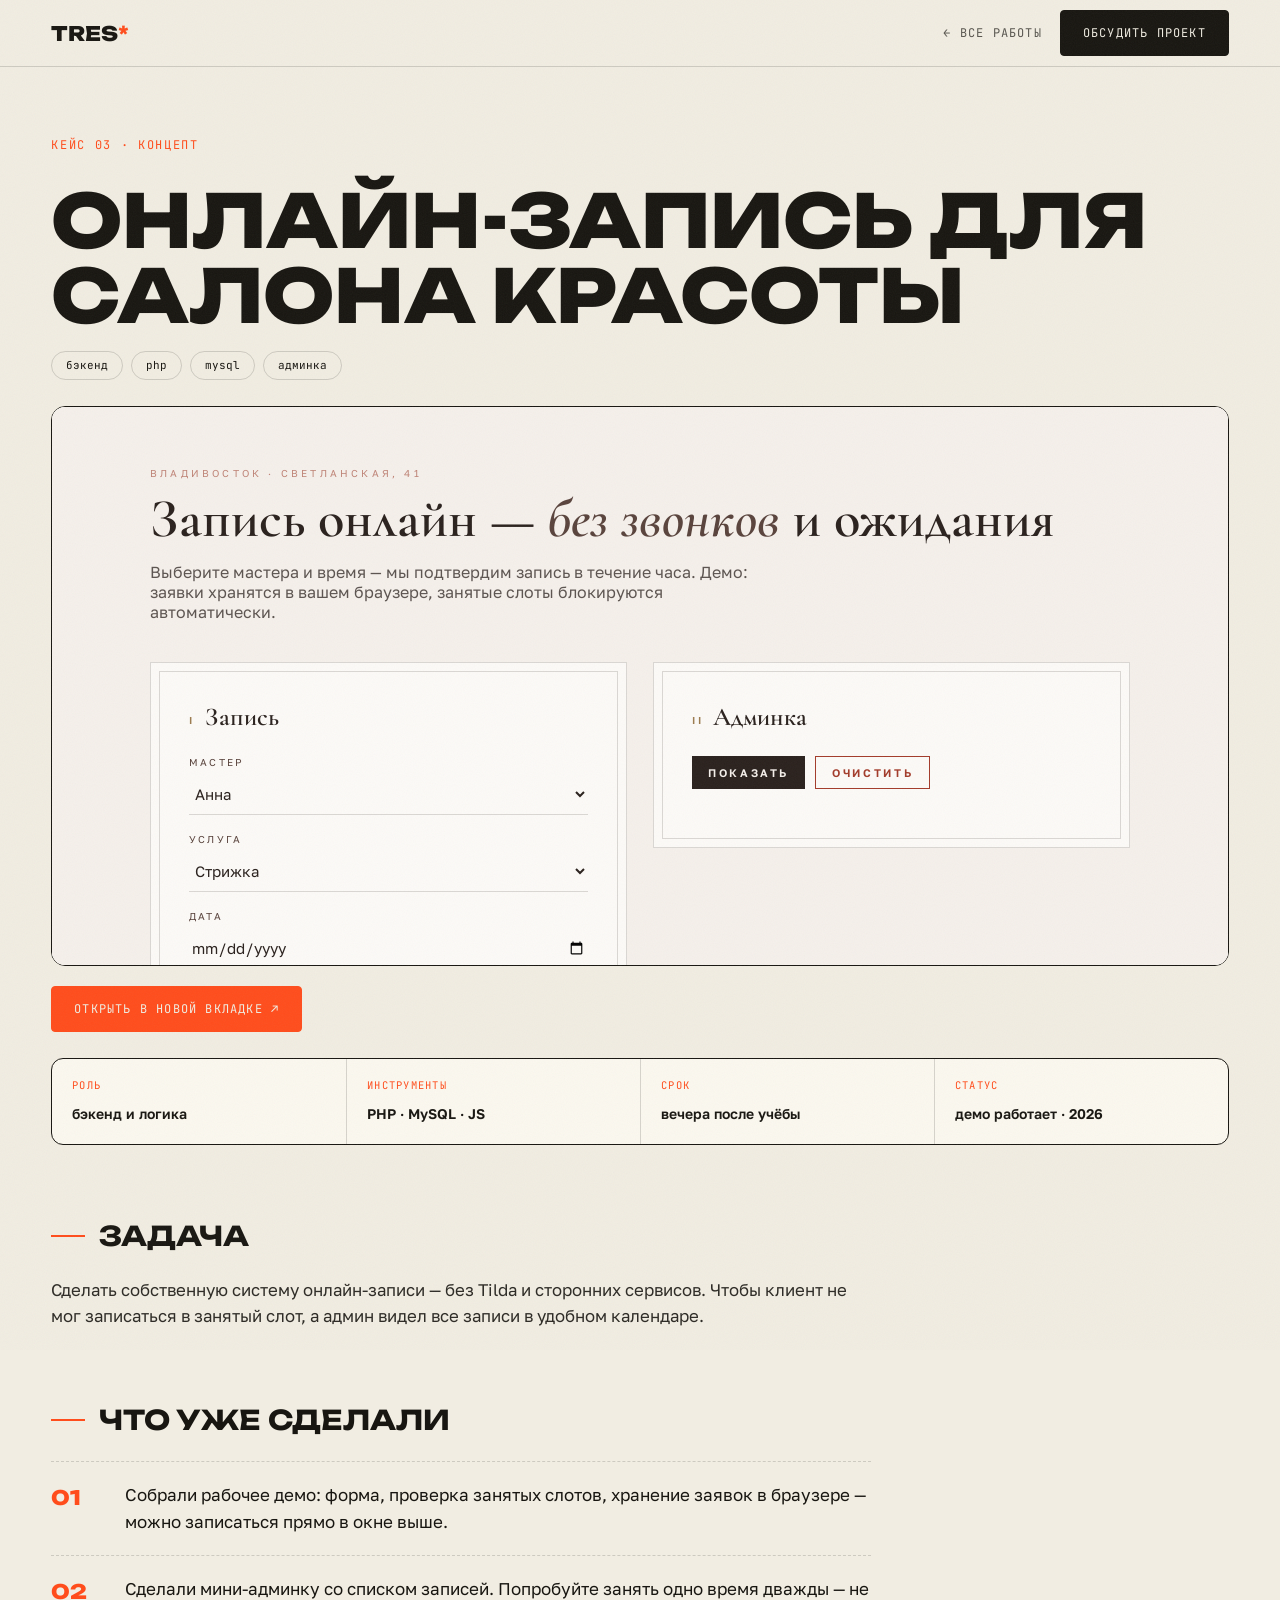
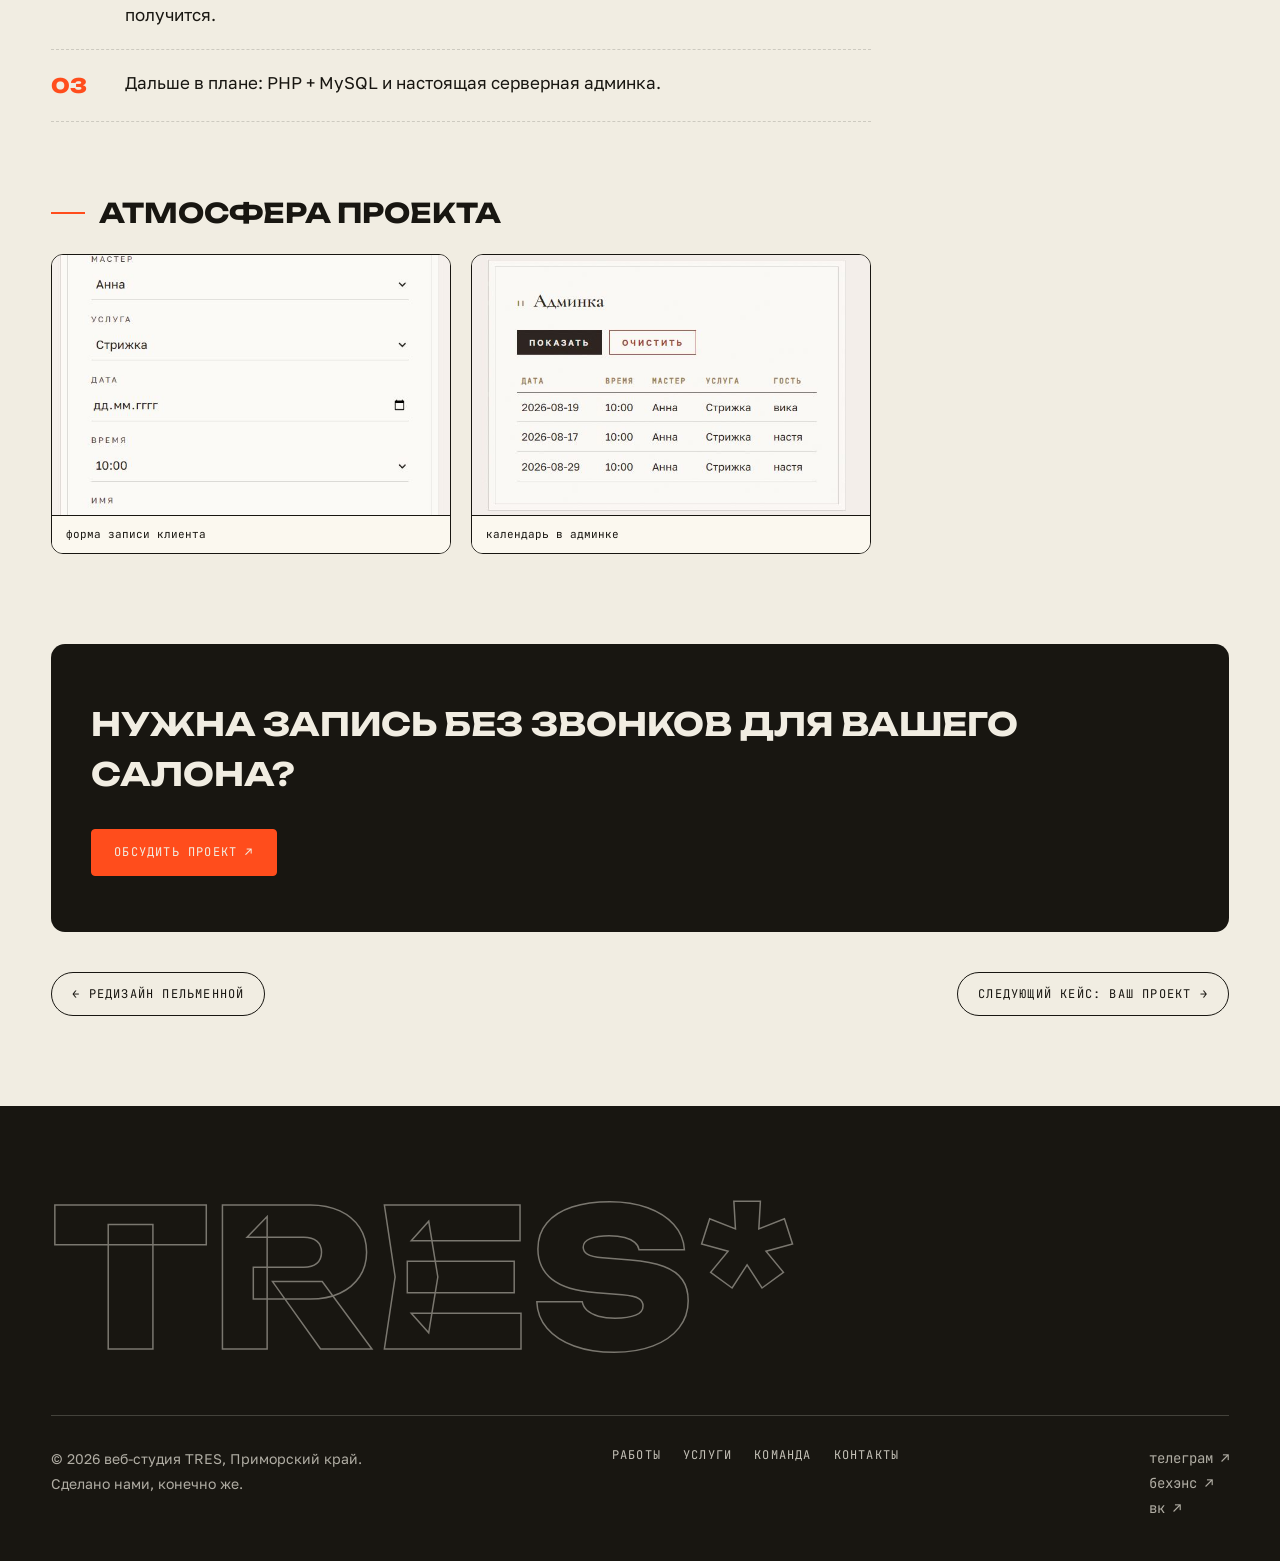
<file: case-booking.html>
<!-- кейс: онлайн-запись для салона -->
<!DOCTYPE html>
<html lang="ru">
<head>
  <meta charset="UTF-8">
  <meta name="viewport" content="width=device-width, initial-scale=1.0">
  <link rel="icon" type="image/png" href="img/favicon.png">
  <title>Кейс «Онлайн-запись для салона» — TRES*</title>
  <link rel="preconnect" href="https://fonts.googleapis.com">
  <link rel="preconnect" href="https://fonts.gstatic.com" crossorigin>
  <link href="https://fonts.googleapis.com/css2?family=Unbounded:wght@400;500;700;800&family=Golos+Text:ital,wght@0,400;0,500;0,600;1,400&family=JetBrains+Mono:wght@400;500;700&display=swap" rel="stylesheet">
  <link rel="stylesheet" href="css/base.css">
  <link rel="stylesheet" href="css/header.css">
  <link rel="stylesheet" href="css/footer.css">
</head>
<body>

  <div class="noise" aria-hidden="true"></div>

  <!-- шапка -->
  <header id="hd">
    <div class="container hd-in">
      <a class="logo" href="index.html">TRES<span>*</span></a>
      <div class="hd-right">
        <a href="index.html#works" class="mono case-back">← все работы</a>
        <a href="index.html#contact" class="btn">Обсудить проект</a>
      </div>
    </div>
  </header>

  <main class="case-page">
    <div class="container">

      <span class="sec-idx mono">кейс 03 · концепт</span>
      <h1 class="case-h">Онлайн-запись для салона красоты</h1>
      <div class="case-tags mono"><span>бэкенд</span> <span>php</span> <span>mysql</span> <span>админка</span></div>

      <!-- рабочее демо прямо в кейсе -->
      <div class="case-cover case-live">
        <iframe src="demo-booking.html" title="Рабочая демо-запись"></iframe>
      </div>
      <a class="btn" style="margin-top:20px;background:var(--acc);border-color:var(--acc)" href="demo-booking.html" target="_blank">Открыть в новой вкладке ↗</a>

      <!-- мета-информация о проекте -->
      <div class="case-meta">
        <div><span>роль</span><b>бэкенд и логика</b></div>
        <div><span>инструменты</span><b>PHP · MySQL · JS</b></div>
        <div><span>срок</span><b>вечера после учёбы</b></div>
        <div><span>статус</span><b>демо работает · 2026</b></div>
      </div>

      <section class="case-block">
        <h2>Задача</h2>
        <p>Сделать собственную систему онлайн-записи — без Tilda и сторонних сервисов. Чтобы клиент не мог записаться в занятый слот, а админ видел все записи в удобном календаре.</p>
      </section>

      <section class="case-block">
        <h2>Что уже сделали</h2>
        <ol class="case-steps">
          <li>Собрали рабочее демо: форма, проверка занятых слотов, хранение заявок в браузере — можно записаться прямо в окне выше.</li>
          <li>Сделали мини-админку со списком записей. Попробуйте занять одно время дважды — не получится.</li>
          <li>Дальше в плане: PHP + MySQL и настоящая серверная админка.</li>
        </ol>
      </section>

      <section class="case-block">
        <h2>Атмосфера проекта</h2>
        <div class="case-gallery">
          <figure><img src="img/booking-form.png" alt="Форма записи" data-ph="скриншот: форма записи"><figcaption class="mono">форма записи клиента</figcaption></figure>
          <figure><img src="img/booking-admin.png" alt="Админка" data-ph="скриншот: календарь в админке"><figcaption class="mono">календарь в админке</figcaption></figure>
        </div>
      </section>

      <section class="case-cta">
        <h2>Нужна запись без звонков для вашего салона?</h2>
        <a href="index.html#contact" class="btn">Обсудить проект ↗</a>
      </section>

      <!-- навигация по кейсам -->
      <nav class="case-nav">
        <a href="case-redesign.html">← редизайн пельменной</a>
        <a href="index.html#contact">следующий кейс: ваш проект →</a>
      </nav>

    </div>
  </main>

  <!-- подвал -->
  <footer class="foot">
    <div class="container">
      <div class="foot-mark" aria-hidden="true">TRES*</div>
      <div class="foot-rows">
        <p>© 2026 веб-студия TRES, Приморский край.<br>Сделано нами, конечно же.</p>
        <nav class="foot-nav mono">
          <a href="index.html#works">работы</a><a href="index.html#services">услуги</a><a href="index.html#team">команда</a><a href="index.html#contact">контакты</a>
        </nav>
        <p class="mono"><a href="https://t.me/tres_studio" target="_blank" rel="noopener">телеграм ↗</a><br><a href="#">бехэнс ↗</a><br><a href="#">вк ↗</a></p>
      </div>
    </div>
  </footer>

  <button id="toTop" aria-label="Наверх">↑</button>
  <script src="js/case.js"></script>
</body>
</html>
</file>
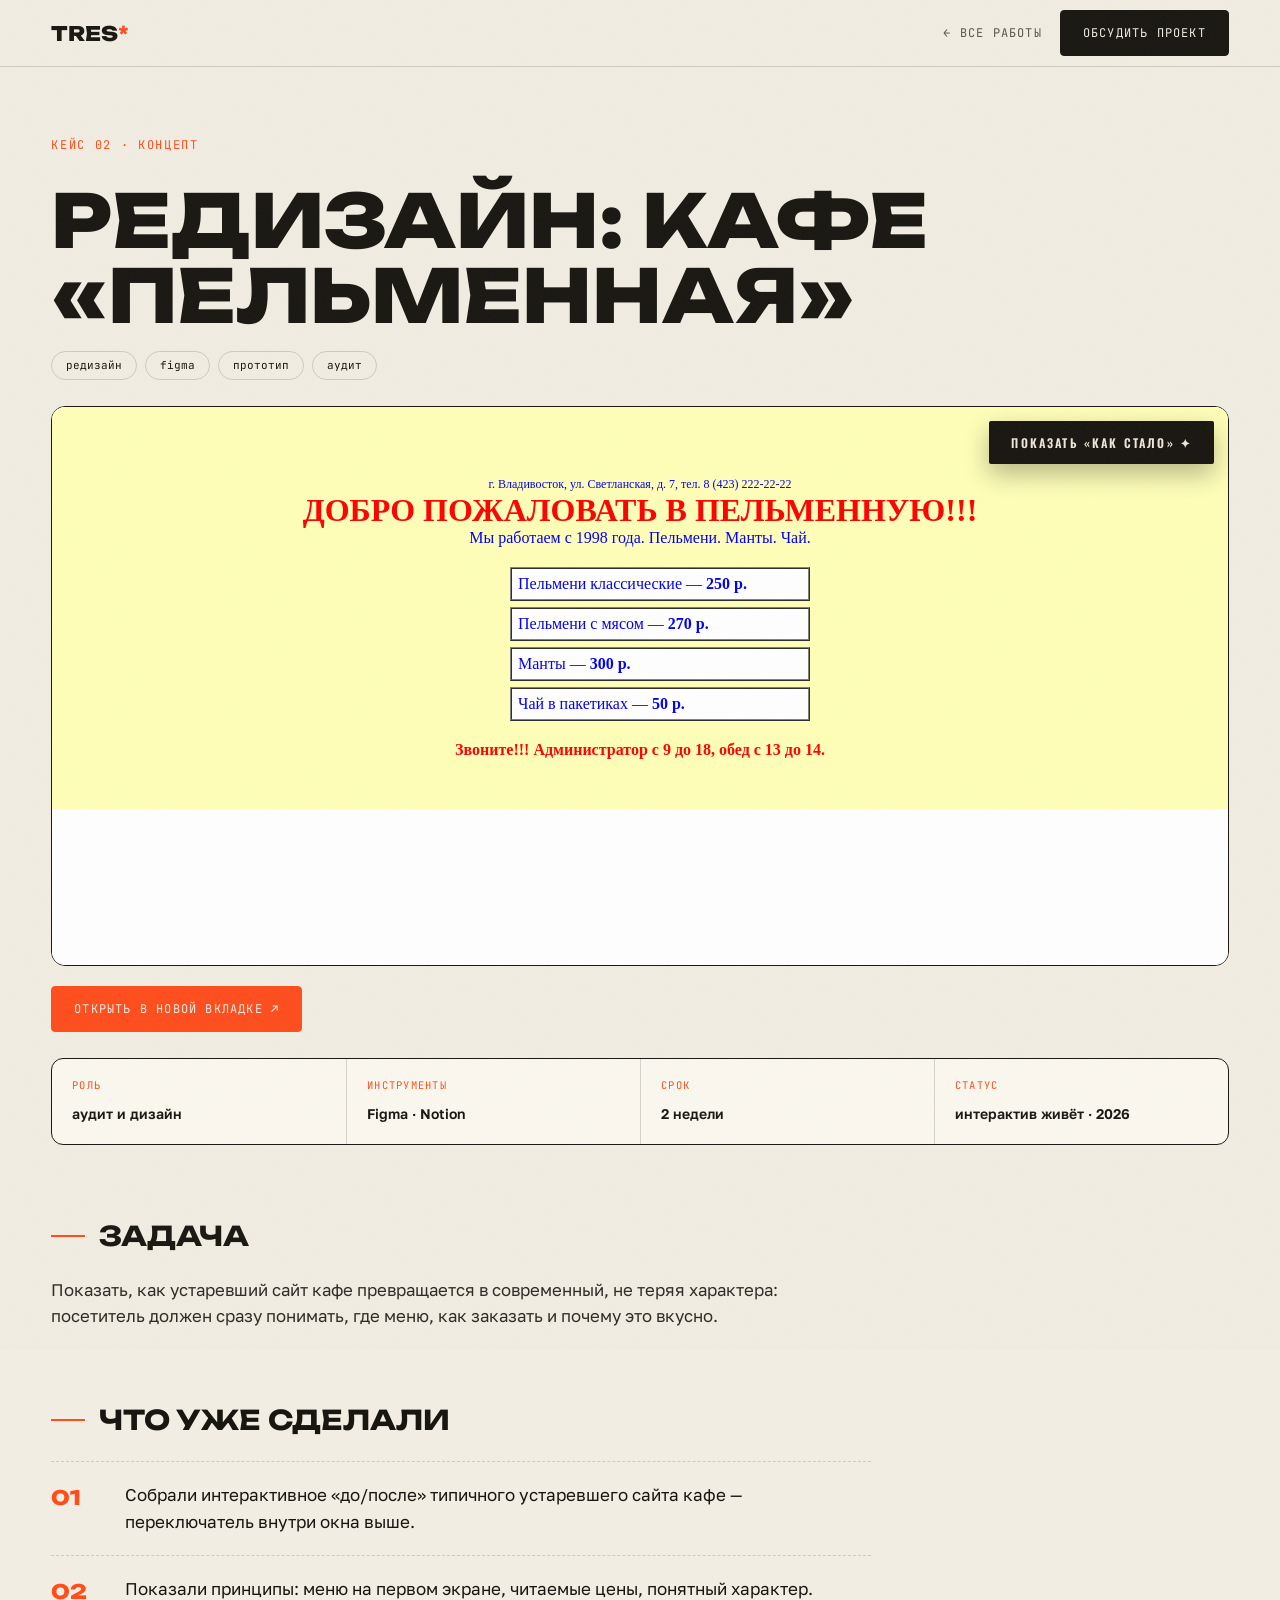
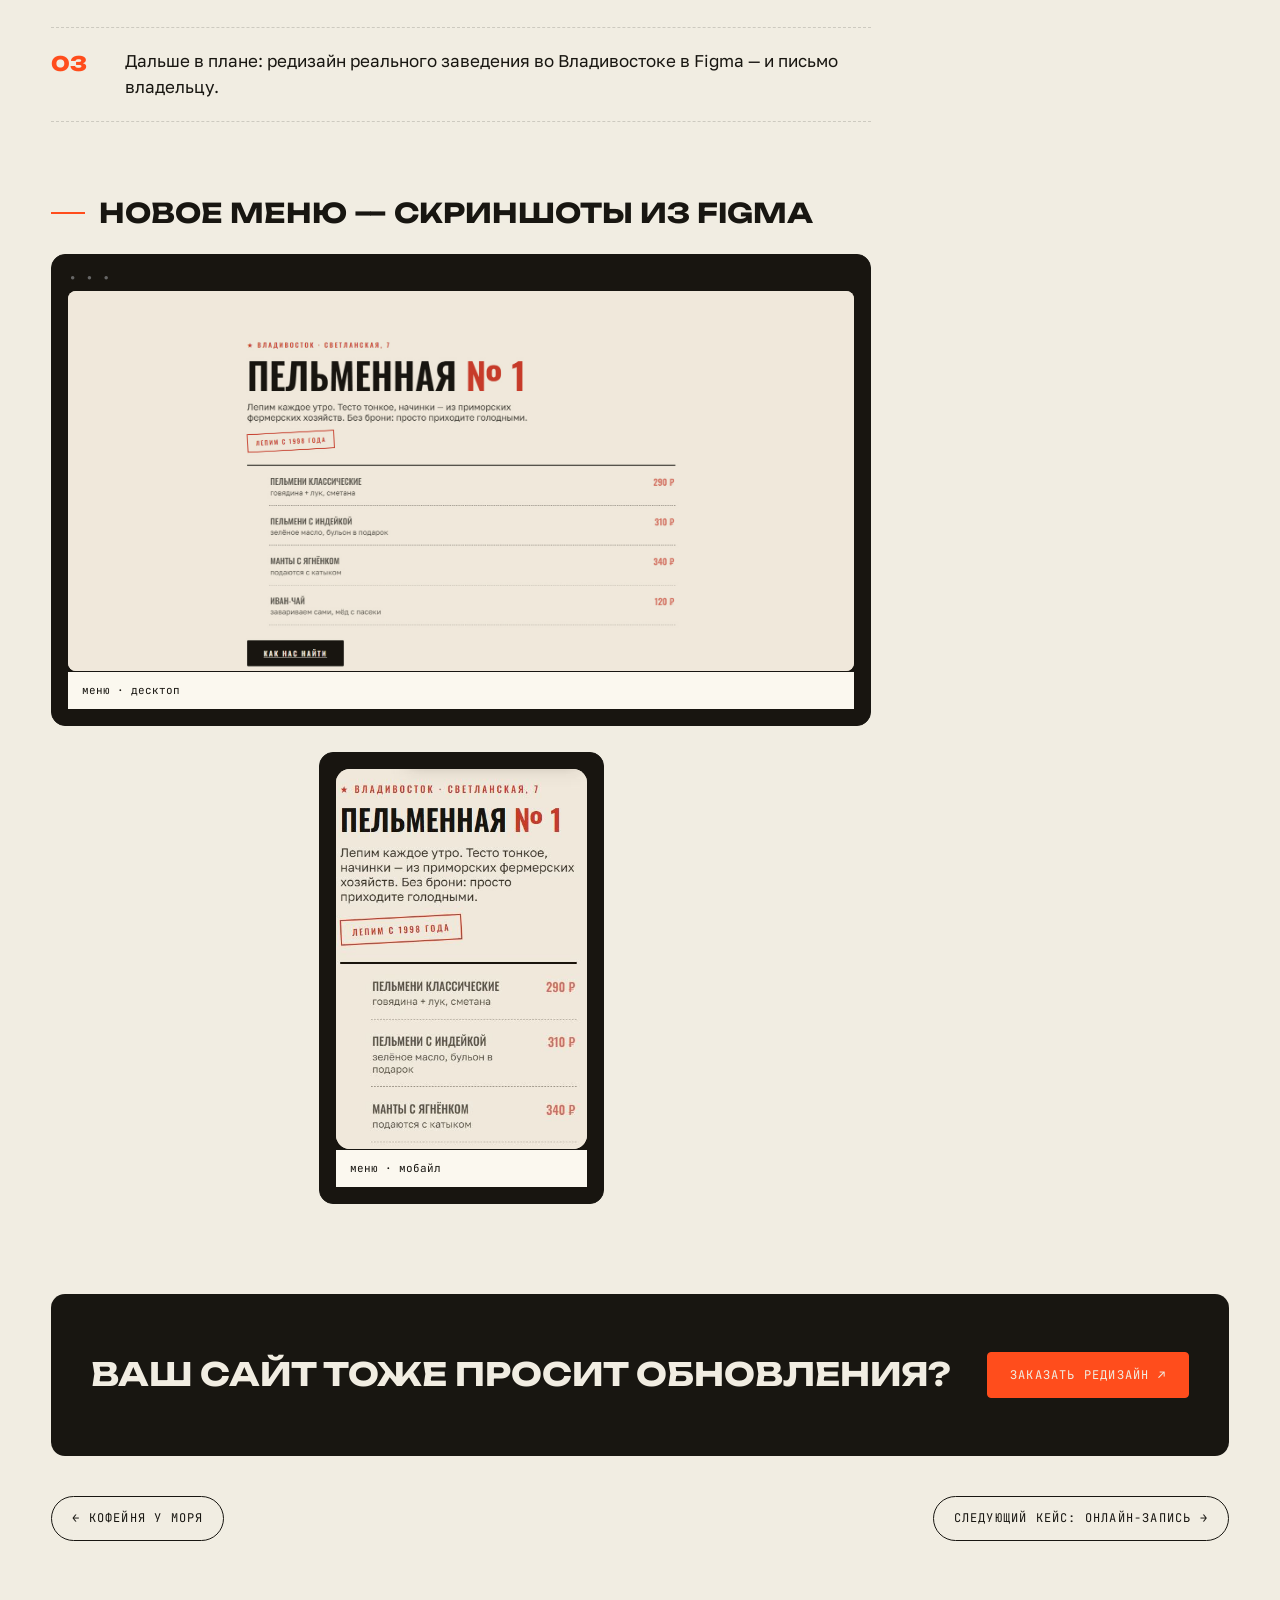
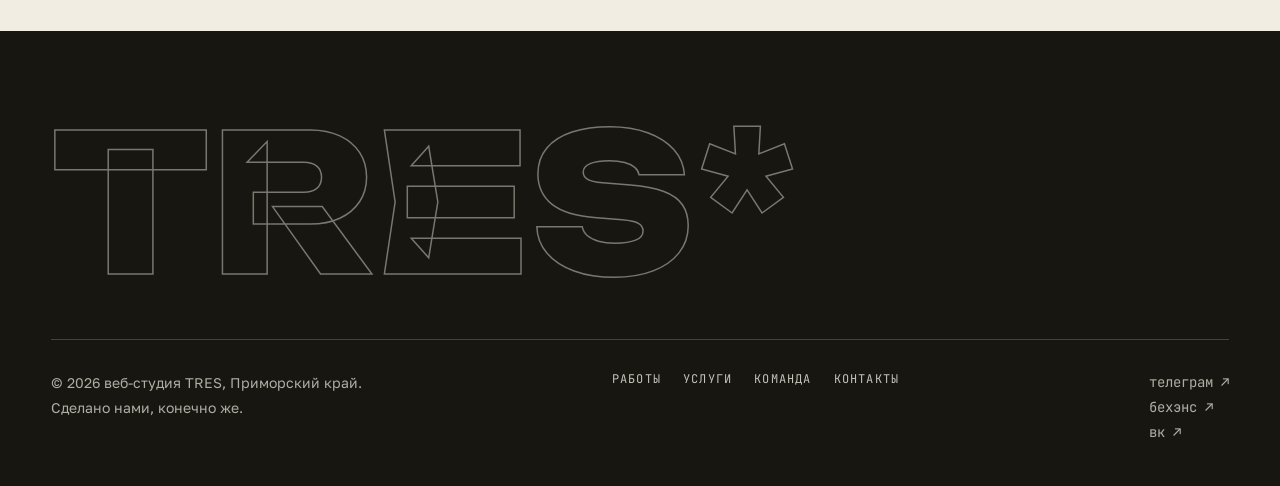
<file: case-redesign.html>
<!-- кейс: редизайн пельменной -->
<!DOCTYPE html>
<html lang="ru">
<head>
  <meta charset="UTF-8">
  <meta name="viewport" content="width=device-width, initial-scale=1.0">
  <title>Кейс «Редизайн пельменной» — TRES*</title>
  <link rel="preconnect" href="https://fonts.googleapis.com">
  <link rel="preconnect" href="https://fonts.gstatic.com" crossorigin>
  <link href="https://fonts.googleapis.com/css2?family=Unbounded:wght@400;500;700;800&family=Golos+Text:ital,wght@0,400;0,500;0,600;1,400&family=JetBrains+Mono:wght@400;500;700&display=swap" rel="stylesheet">
  <link rel="stylesheet" href="css/base.css">
  <link rel="stylesheet" href="css/header.css">
  <link rel="stylesheet" href="css/footer.css">
</head>
<body>

  <div class="noise" aria-hidden="true"></div>

  <!-- шапка -->
  <header id="hd">
    <div class="container hd-in">
      <a class="logo" href="index.html">TRES<span>*</span></a>
      <div class="hd-right">
        <a href="index.html#works" class="mono case-back">← все работы</a>
        <a href="index.html#contact" class="btn">Обсудить проект</a>
      </div>
    </div>
  </header>

  <main class="case-page">
    <div class="container">

      <span class="sec-idx mono">кейс 02 · концепт</span>
      <h1 class="case-h">Редизайн: кафе «Пельменная»</h1>
      <div class="case-tags mono"><span>редизайн</span> <span>figma</span> <span>прототип</span> <span>аудит</span></div>

      <!-- интерактивное до/после прямо в кейсе -->
      <div class="case-cover case-live">
        <iframe src="demo-redesign.html" title="Интерактивное до/после"></iframe>
      </div>
      <a class="btn" style="margin-top:20px;background:var(--acc);border-color:var(--acc)" href="demo-redesign.html" target="_blank">Открыть в новой вкладке ↗</a>

      <!-- мета-информация о проекте -->
      <div class="case-meta">
        <div><span>роль</span><b>аудит и дизайн</b></div>
        <div><span>инструменты</span><b>Figma · Notion</b></div>
        <div><span>срок</span><b>2 недели</b></div>
        <div><span>статус</span><b>интерактив живёт · 2026</b></div>
      </div>

      <section class="case-block">
        <h2>Задача</h2>
        <p>Показать, как устаревший сайт кафе превращается в современный, не теряя характера: посетитель должен сразу понимать, где меню, как заказать и почему это вкусно.</p>
      </section>

      <section class="case-block">
        <h2>Что уже сделали</h2>
        <ol class="case-steps">
          <li>Собрали интерактивное «до/после» типичного устаревшего сайта кафе — переключатель внутри окна выше.</li>
          <li>Показали принципы: меню на первом экране, читаемые цены, понятный характер.</li>
          <li>Дальше в плане: редизайн реального заведения во Владивостоке в Figma — и письмо владельцу.</li>
        </ol>
      </section>

      <section class="case-block">
        <h2>Новое меню — скриншоты из Figma</h2>
        <div class="case-gallery gal-redesign">
          <figure class="browser"><img src="img/redesign-menu-desktop.png" alt="Экран меню — десктоп" data-ph="скриншот: меню десктоп"><figcaption class="mono">меню · десктоп</figcaption></figure>
          <figure class="phone"><img src="img/redesign-menu-mobile.png" alt="Экран меню — мобильный" data-ph="скриншот: меню мобайл"><figcaption class="mono">меню · мобайл</figcaption></figure>
        </div>
      </section>

      <section class="case-cta">
        <h2>Ваш сайт тоже просит обновления?</h2>
        <a href="index.html#contact" class="btn">Заказать редизайн ↗</a>
      </section>

      <!-- навигация по кейсам -->
      <nav class="case-nav">
        <a href="case-coffee.html">← кофейня у моря</a>
        <a href="case-booking.html">следующий кейс: онлайн-запись →</a>
      </nav>

    </div>
  </main>

  <!-- подвал -->
  <footer class="foot">
    <div class="container">
      <div class="foot-mark" aria-hidden="true">TRES*</div>
      <div class="foot-rows">
        <p>© 2026 веб-студия TRES, Приморский край.<br>Сделано нами, конечно же.</p>
        <nav class="foot-nav mono">
          <a href="index.html#works">работы</a><a href="index.html#services">услуги</a><a href="index.html#team">команда</a><a href="index.html#contact">контакты</a>
        </nav>
        <p class="mono"><a href="https://t.me/tres_studio" target="_blank" rel="noopener">телеграм ↗</a><br><a href="#">бехэнс ↗</a><br><a href="#">вк ↗</a></p>
      </div>
    </div>
  </footer>

  <button id="toTop" aria-label="Наверх">↑</button>
  <script src="js/case.js"></script>
</body>
</html>
</file>
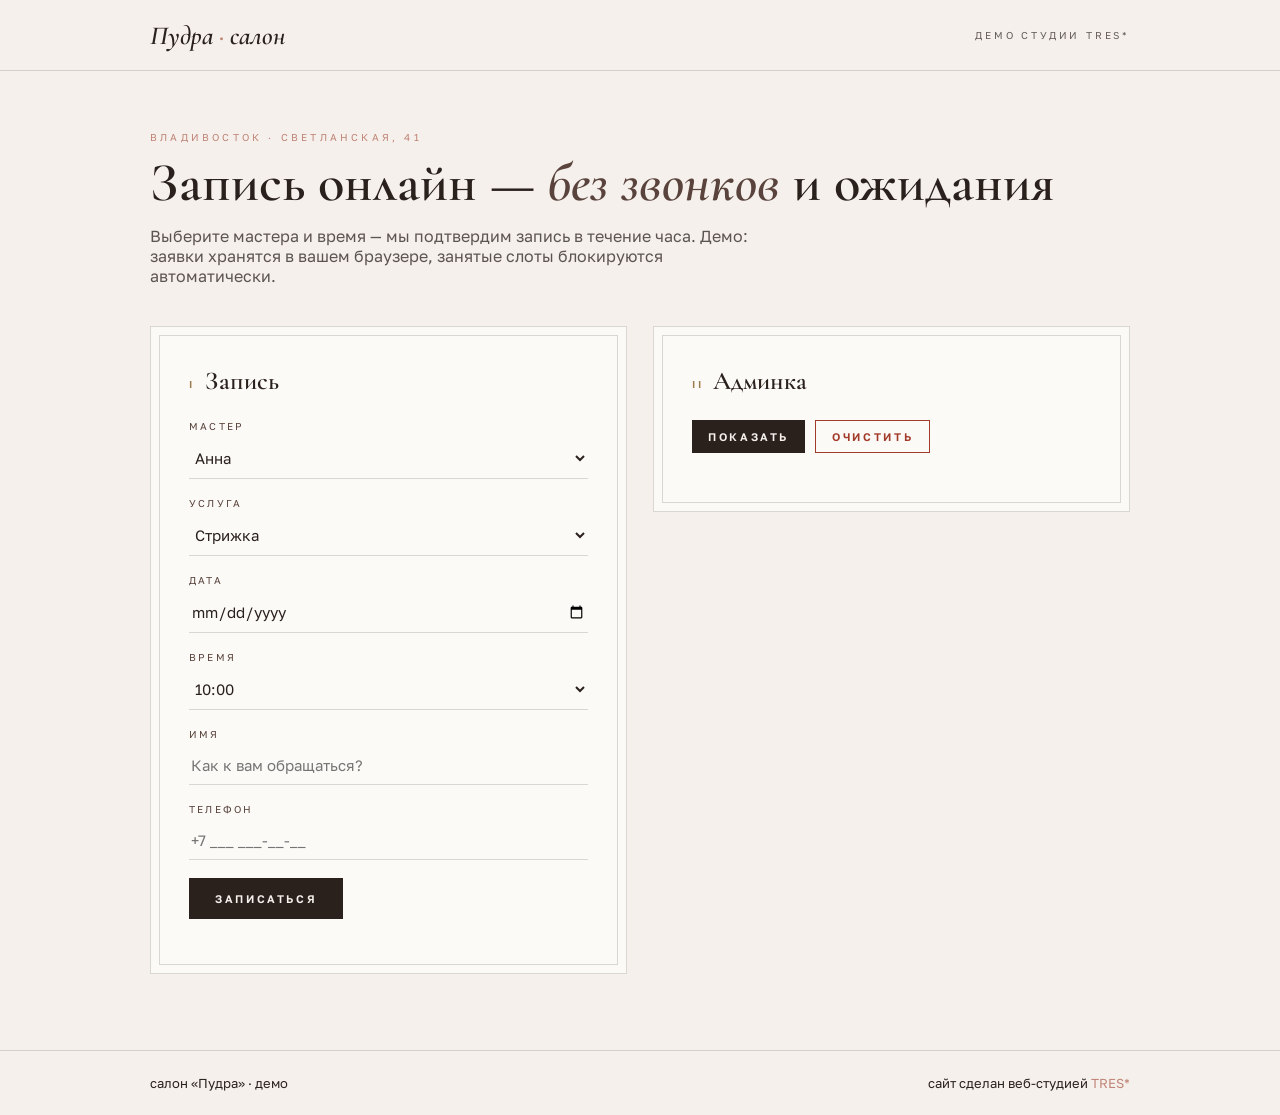
<file: demo-booking.html>
<!-- демо: онлайн-запись, салон «Пудра» -->
<!DOCTYPE html>
<html lang="ru">
<head>
<meta charset="UTF-8">
<meta name="viewport" content="width=device-width, initial-scale=1.0">
<link rel="icon" type="image/png" href="img/favicon.png">
<title>Онлайн-запись · салон «Пудра» — демо TRES*</title>
<link href="https://fonts.googleapis.com/css2?family=Cormorant+Garamond:ital,wght@0,500;0,600;1,500;1,600&family=Golos+Text:wght@400;500;600&family=JetBrains+Mono&display=swap" rel="stylesheet">
<style>
:root{
  --bg:#F5F0EB; --card:#FCFAF7; --ink:#2A211D; --rose:#C08578;
  --deep:#59433C; --gold:#9C7B4F; --err:#A33B2A; --line:rgba(42,33,29,.16)
}
*{box-sizing:border-box;margin:0}
body{font-family:'Golos Text',sans-serif;background:var(--bg);color:var(--ink)}
a{color:inherit;text-decoration:none}
.wrap{width:min(980px,92%);margin:auto}
h1,h2,.logo{font-family:'Cormorant Garamond',serif;font-weight:600}
header{position:sticky;top:0;background:var(--bg);border-bottom:1px solid var(--line);z-index:10}
.hd{display:flex;justify-content:space-between;align-items:center;height:70px}
.logo{font-size:26px;font-style:italic}
.logo i{font-style:normal;color:var(--rose)}
.back{font-size:10px;letter-spacing:.28em;text-transform:uppercase;opacity:.7}
.back:hover{color:var(--rose);opacity:1}
.tag{display:block;font-size:10px;letter-spacing:.32em;text-transform:uppercase;color:var(--rose);margin:60px 0 12px}
h1{font-size:clamp(2.2rem,5vw,3.4rem);line-height:1.05}
h1 em{color:var(--deep)}
.sub{opacity:.75;max-width:60ch;margin:14px 0 40px}
.grid{display:grid;grid-template-columns:1fr 1fr;gap:26px;align-items:start}
.box{background:var(--card);border:1px solid var(--line);padding:38px;position:relative}
.box::before{content:"";position:absolute;inset:8px;border:1px solid var(--line);pointer-events:none}
.box h2{font-size:1.6rem;margin-bottom:24px}
.box h2 small{font-family:'Golos Text',sans-serif;font-size:10px;letter-spacing:.26em;
  text-transform:uppercase;color:var(--gold);margin-right:10px;vertical-align:middle}
label{display:grid;gap:6px;font-size:10px;letter-spacing:.22em;text-transform:uppercase;color:var(--deep);margin-bottom:18px}
input,select{padding:10px 2px;border:0;border-bottom:1px solid var(--line);border-radius:0;
  font:15px 'Golos Text',sans-serif;background:transparent;color:var(--ink)}
input:focus,select:focus{outline:none;border-bottom-color:var(--rose)}
.btn{background:var(--ink);color:var(--bg);border:0;border-radius:0;padding:14px 26px;
  font:600 11px 'Golos Text',sans-serif;text-transform:uppercase;letter-spacing:.24em;cursor:pointer;transition:.3s}
.btn:hover{background:var(--rose)}
.btn-s{padding:9px 16px}
.btn-danger{background:transparent;color:var(--err);border:1px solid var(--err)}
.btn-danger:hover{background:var(--err);color:var(--bg)}
.msg{margin-top:16px;font-size:14px}
.msg.err{color:var(--err)}
.msg.ok{color:var(--deep);font-style:italic;font-family:'Cormorant Garamond',serif;font-size:17px}
.adm-bar{display:flex;gap:10px;margin-bottom:20px;flex-wrap:wrap}
table{width:100%;border-collapse:collapse}
th{font-family:'JetBrains Mono',monospace;font-size:10px;letter-spacing:.16em;text-transform:uppercase;
  color:var(--gold);text-align:left;padding:8px 6px;border-bottom:1px solid var(--ink)}
td{padding:11px 6px;border-bottom:1px solid var(--line);font-size:14px}
footer{border-top:1px solid var(--line);margin-top:76px;padding:24px 0;font-size:13px}
footer a{color:var(--rose)}
@media(max-width:860px){.grid{grid-template-columns:1fr}.box{padding:30px 22px}}
</style>
</head>
<body>

<!-- шапка демо -->
<header><div class="wrap hd">
  <span class="logo">Пудра <i>·</i> салон</span>
  <a class="back" href="index.html">демо студии TRES*</a>
</div></header>

<!-- форма записи и админка -->
<div class="wrap">
  <span class="tag">владивосток · светланская, 41</span>
  <h1>Запись онлайн — <em>без звонков</em> и ожидания</h1>
  <p class="sub">Выберите мастера и время — мы подтвердим запись в течение часа. Демо: заявки хранятся в вашем браузере, занятые слоты блокируются автоматически.</p>

  <div class="grid">
    <!-- форма клиента -->
    <div class="box">
      <h2><small>I</small>Запись</h2>
      <form id="f">
        <label>Мастер<select id="m"><option>Анна</option><option>Мария</option></select></label>
        <label>Услуга<select id="s"><option>Стрижка</option><option>Маникюр</option><option>Окрашивание</option></select></label>
        <label>Дата<input type="date" id="d" required></label>
        <label>Время<select id="t"><option>10:00</option><option>12:00</option><option>14:00</option><option>16:00</option><option>18:00</option></select></label>
        <label>Имя<input id="n" required placeholder="Как к вам обращаться?"></label>
        <label>Телефон<input id="p" required placeholder="+7 ___ ___-__-__"></label>
        <button class="btn" type="submit">Записаться</button>
        <div id="msg" class="msg"></div>
      </form>
    </div>

    <!-- мини-админка -->
    <div class="box">
      <h2><small>II</small>Админка</h2>
      <div class="adm-bar">
        <button class="btn btn-s" id="toggle">показать</button>
        <button class="btn btn-s btn-danger" id="clear">очистить</button>
      </div>
      <div id="adm" hidden>
        <table>
          <thead><tr><th>дата</th><th>время</th><th>мастер</th><th>услуга</th><th>гость</th></tr></thead>
          <tbody id="rows"></tbody>
        </table>
      </div>
    </div>
  </div>
</div>

<!-- подвал -->
<footer><div class="wrap" style="display:flex;justify-content:space-between;flex-wrap:wrap;gap:10px">
  <span>салон «Пудра» · демо</span>
  <span>сайт сделан веб-студией <a href="index.html">TRES*</a></span>
</div></footer>

<script>
// защита от матрёшки: если демо открыто внутри кейса (в iframe),
// прячем шапку и заставляем все внешние ссылки открываться поверх
if (self !== top) {
  const h = document.querySelector('header');
  if (h) h.style.display = 'none';
  document.querySelectorAll('a').forEach(a => {
    const href = a.getAttribute('href') || '';
    if (!href.startsWith('#')) a.target = '_top';
  });
}

// работа с локальным хранилищем заявок
const get = () => JSON.parse(localStorage.getItem('bookings') || '[]');
const set = b => localStorage.setItem('bookings', JSON.stringify(b));
const msg = document.getElementById('msg');
document.getElementById('d').min = new Date().toISOString().split('T')[0];

// обработка формы записи
document.getElementById('f').addEventListener('submit', e => {
  e.preventDefault();
  const b = { m: m.value, s: s.value, d: d.value, t: t.value, n: n.value, p: p.value };
  if (!b.d) { msg.className = 'msg err'; msg.textContent = 'Выберите дату.'; return; }
  const all = get();
  if (all.some(x => x.m === b.m && x.d === b.d && x.t === b.t)) {
    msg.className = 'msg err';
    msg.textContent = 'Это время уже занято — выберите другое. Защита от двойных записей работает.';
    return;
  }
  all.push(b); set(all);
  msg.className = 'msg ok';
  msg.textContent = `✦ Будем рады видеть вас, ${b.n}: ${b.d} в ${b.t}, мастер ${b.m}.`;
  render();
});

// отрисовка таблицы заявок
function render() {
  rows.innerHTML = get().map(b =>
    `<tr><td>${b.d}</td><td>${b.t}</td><td>${b.m}</td><td>${b.s}</td><td>${b.n}</td></tr>`).join('')
    || '<tr><td colspan="5" style="opacity:.55">пока пусто</td></tr>';
}
toggle.addEventListener('click', () => { adm.hidden = !adm.hidden; render(); });
clear.addEventListener('click', () => { localStorage.removeItem('bookings'); render(); });
render();
</script>
</body>
</html>
</file>
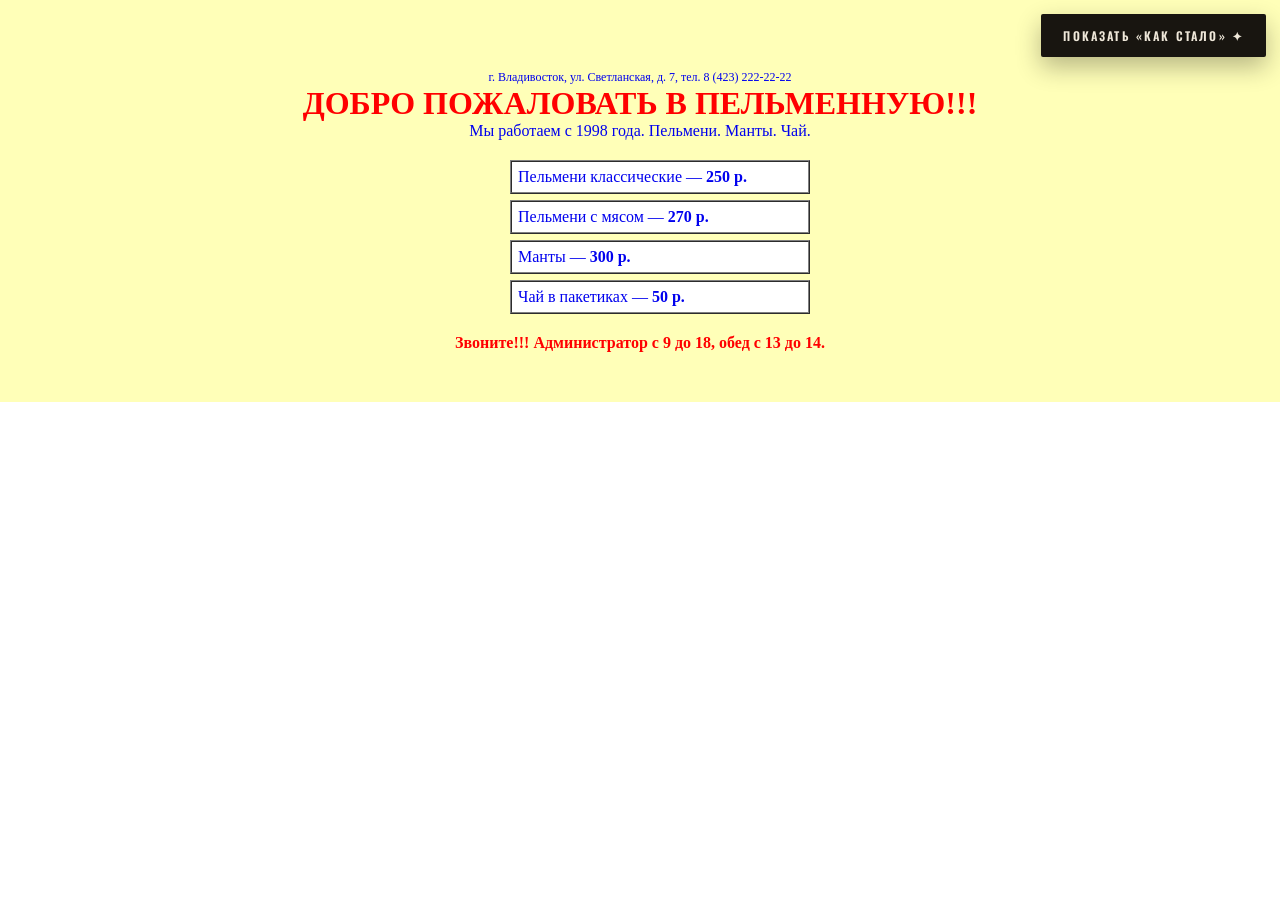
<file: demo-redesign.html>
<!-- демо: до/после, пельменная -->
<!DOCTYPE html>
<html lang="ru">
<head>
<meta charset="UTF-8">
<meta name="viewport" content="width=device-width, initial-scale=1.0">
<title>Редизайн «Пельменная» · до/после — TRES*</title>
<link href="https://fonts.googleapis.com/css2?family=Oswald:wght@500;600&family=Golos+Text:wght@400;500;600&display=swap" rel="stylesheet">
<style>
*{box-sizing:border-box;margin:0}
body{font-family:'Golos Text',sans-serif}
.switch{position:fixed;top:14px;right:14px;z-index:50;background:#181510;color:#EFE8DA;border:0;
  border-radius:2px;padding:13px 22px;font:600 12px 'Oswald',sans-serif;text-transform:uppercase;
  letter-spacing:.18em;cursor:pointer;transition:.3s;box-shadow:0 10px 24px rgba(24,21,16,.3)}
.switch:hover{background:#C63B2A}

/* старая версия: жёлтый фон и comic sans */
.old{background:#FFFFB8;color:#0000EE;font-family:'Times New Roman',serif;padding:70px 16px 50px;text-align:center}
.old h1{font-family:'Comic Sans MS',cursive;color:#FF0000;font-size:2rem}
.old .addr{font-size:12px}
.old ul{list-style:none;margin:20px auto;max-width:340px;text-align:left}
.old li{border:2px ridge #808080;margin:6px 0;padding:6px;background:#fff}
.old b{color:#0000EE}
.old .call{color:#FF0000;font-weight:bold}

/* новая версия: киноварь, конструктивизм */
.new{background:#EFE8DA;color:#181510;padding:90px 16px 70px}
.new .in{max-width:780px;margin:auto}
.new .addr{font-family:'Oswald',sans-serif;text-transform:uppercase;letter-spacing:.24em;font-size:12px;color:#C63B2A}
.new h1{font-family:'Oswald',sans-serif;font-weight:600;text-transform:uppercase;
  font-size:clamp(2.4rem,7vw,4.2rem);line-height:1.02;margin:12px 0 14px}
.new h1 b{color:#C63B2A}
.new .lead{max-width:56ch;opacity:.85;margin-bottom:18px}
.new .stamp{display:inline-block;border:2px solid #C63B2A;color:#C63B2A;font-family:'Oswald',sans-serif;
  text-transform:uppercase;letter-spacing:.2em;font-size:11px;padding:7px 14px;
  transform:rotate(-3deg);margin-bottom:26px}
.new ul{list-style:none;border-top:3px solid #181510}
.new li{display:flex;justify-content:space-between;gap:18px;padding:15px 2px;border-bottom:1px dashed rgba(24,21,16,.45)}
.new .nm{font-family:'Oswald',sans-serif;text-transform:uppercase;font-size:15px;font-weight:500}
.new li span{display:block;opacity:.7;font-size:13px;margin-top:2px}
.new .pr{font-family:'Oswald',sans-serif;font-weight:600;color:#C63B2A;white-space:nowrap;font-size:16px}
.new .btn{display:inline-block;margin-top:28px;background:#181510;color:#EFE8DA;border-radius:2px;
  padding:14px 30px;font:600 13px 'Oswald',sans-serif;text-transform:uppercase;letter-spacing:.18em}
.new .btn:hover{background:#C63B2A}
.new .credit{margin-top:44px;font-size:12px;opacity:.6}
.new .credit a{color:#C63B2A}
</style>
</head>
<body>

<!-- кнопка переключения версий -->
<button class="switch" id="sw">показать «как стало» ✦</button>

<!-- старая версия сайта -->
<div id="page" class="old">
  <p class="addr">г. Владивосток, ул. Светланская, д. 7, тел. 8 (423) 222-22-22</p>
  <h1>ДОБРО ПОЖАЛОВАТЬ В ПЕЛЬМЕННУЮ!!!</h1>
  <p>Мы работаем с 1998 года. Пельмени. Манты. Чай.</p>
  <ul>
    <li>Пельмени классические — <b>250 р.</b></li>
    <li>Пельмени с мясом — <b>270 р.</b></li>
    <li>Манты — <b>300 р.</b></li>
    <li>Чай в пакетиках — <b>50 р.</b></li>
  </ul>
  <p class="call">Звоните!!! Администратор с 9 до 18, обед с 13 до 14.</p>
</div>

<script>
// переключение между старой и новой версиями
const page = document.getElementById('page'), sw = document.getElementById('sw');
const OLD = page.innerHTML;
const NEW = `
<div class="in">
  <p class="addr">★ Владивосток · Светланская, 7</p>
  <h1>Пельменная <b>№ 1</b></h1>
  <p class="lead">Лепим каждое утро. Тесто тонкое, начинки — из приморских фермерских хозяйств. Без брони: просто приходите голодными.</p>
  <span class="stamp">лепим с 1998 года</span>
  <ul>
    <li><div><span class="nm">Пельмени классические</span><span>говядина + лук, сметана</span></div><span class="pr">290 ₽</span></li>
    <li><div><span class="nm">Пельмени с индейкой</span><span>зелёное масло, бульон в подарок</span></div><span class="pr">310 ₽</span></li>
    <li><div><span class="nm">Манты с ягнёнком</span><span>подаются с катыком</span></div><span class="pr">340 ₽</span></li>
    <li><div><span class="nm">Иван-чай</span><span>завариваем сами, мёд с пасеки</span></div><span class="pr">120 ₽</span></li>
  </ul>
  <a class="btn" href="#">Как нас найти</a>
  <p class="credit">редизайн — веб-студия <a href="index.html">TRES*</a></p>
</div>`;
sw.addEventListener('click', () => {
  const toNew = page.classList.contains('old');
  page.className = toNew ? 'new' : 'old';
  page.innerHTML = toNew ? NEW : OLD;
  sw.textContent = toNew ? 'показать «как было» ✦' : 'показать «как стало» ✦';
});
</script>
</body>
</html>
</file>
<file: css/base.css>
/* ════════════════════════════════════════════════
   BASE.CSS — финальная версия. Просто замените файл.
   ════════════════════════════════════════════════ */

/* ---------- ПЕРЕМЕННЫЕ И СБРОС ---------- */
:root{
  --paper:#F1EDE2;
  --paper2:#E8E2D2;
  --card:#FBF8EF;
  --ink:#181611;
  --acc:#FF4D1C;
  --blue:#2743F0;
  --line:rgba(24,22,17,.16);
  --disp:'Unbounded',sans-serif;
  --body:'Golos Text',sans-serif;
  --mono:'JetBrains Mono',monospace;
}
*{box-sizing:border-box;margin:0;padding:0}
html{scroll-behavior:smooth;scroll-padding-top:96px}
html,body{overflow-x:clip}
html{-webkit-tap-highlight-color:transparent}
body{font-family:var(--body);background:var(--paper);color:var(--ink);font-size:17px;line-height:1.55}
img{display:block;max-width:100%}
a{color:inherit;text-decoration:none}
button{font:inherit;color:inherit;background:none;border:0;cursor:pointer}
a,button,summary,label,.chip{touch-action:manipulation}
::selection{background:var(--acc);color:var(--paper)}
:focus-visible{outline:2px solid var(--acc);outline-offset:3px;border-radius:2px}

/* ---------- УТИЛИТЫ ---------- */
.container{width:min(1240px,92%);margin-inline:auto}
.mono{font-family:var(--mono)}
.acc-em{font-style:normal;color:var(--acc);position:relative;white-space:nowrap}
.acc-em::after{content:"";position:absolute;left:0;right:0;bottom:.05em;height:.12em;
  background:var(--acc);opacity:.25;transform:skewX(-12deg)}

.btn{display:inline-flex;align-items:center;gap:10px;font-family:var(--mono);font-size:12px;
  text-transform:uppercase;letter-spacing:.1em;background:var(--ink);color:var(--paper);
  padding:13px 22px;border-radius:4px;border:1px solid var(--ink);
  transition:background .3s,border-color .3s,transform .3s}
.btn:hover{background:var(--acc);border-color:var(--acc);transform:translateY(-2px)}
.btn-big{padding:16px 30px;font-size:13px}

.sec-head{display:flex;justify-content:space-between;align-items:flex-end;gap:32px;margin-bottom:52px;flex-wrap:wrap}
.sec-idx{display:inline-block;font-size:12px;letter-spacing:.14em;text-transform:uppercase;color:var(--acc);margin-bottom:14px}
.sec-title{font-family:var(--disp);font-weight:700;text-transform:uppercase;line-height:1.05;
  font-size:clamp(1.9rem,4.6vw,3.4rem);letter-spacing:-.01em}
.sec-note{max-width:34ch;opacity:.75;font-size:15px}

/* ---------- ПОЯВЛЕНИЕ ПРИ СКРОЛЛЕ (только при включённом JS) ---------- */
html.js .rv{opacity:0;transform:translateY(26px);
  transition:opacity .8s cubic-bezier(.2,.7,.2,1) var(--d,0s),transform .8s cubic-bezier(.2,.7,.2,1) var(--d,0s)}
html.js .rv.in{opacity:1;transform:none}
html.js .lm{display:block;overflow:hidden;padding-bottom:.08em;margin-bottom:-.08em}
html.js .lm>span{display:inline-block;transform:translateY(118%);
  transition:transform 1s cubic-bezier(.16,.84,.24,1) var(--d,0s)}
html.js .lm.in>span{transform:none}

/* ---------- ЗЕРНО ПОВЕРХ САЙТА ---------- */
.noise{position:fixed;inset:-50%;z-index:2000;pointer-events:none;opacity:.05;
  background-image:url("data:image/svg+xml,%3Csvg xmlns='http://www.w3.org/2000/svg' width='120' height='120'%3E%3Cfilter id='n'%3E%3CfeTurbulence type='fractalNoise' baseFrequency='0.9' numOctaves='2'/%3E%3C/filter%3E%3Crect width='120' height='120' filter='url(%23n)'/%3E%3C/svg%3E");
  animation:grain 8s steps(10) infinite}
@keyframes grain{0%,100%{transform:translate(0,0)}25%{transform:translate(-3%,2%)}50%{transform:translate(2%,-3%)}75%{transform:translate(-2%,-2%)}}

/* ---------- КАСТОМНЫЙ КУРСОР ---------- */
#cur{position:fixed;top:0;left:0;z-index:3000;width:14px;height:14px;border-radius:50%;background:var(--acc);
  pointer-events:none;transform:translate(-50%,-50%);display:none;place-items:center;
  transition:width .3s,height .3s,background .3s,border .3s}
#cur span{font-family:var(--mono);font-size:10px;letter-spacing:.08em;color:var(--paper);opacity:0;transition:opacity .2s;text-transform:uppercase}
#cur.on{display:grid}
#cur.is-link{width:34px;height:34px;background:transparent;border:1.5px solid var(--acc)}
#cur.is-view{width:64px;height:64px;background:var(--ink)}
#cur.is-view span{opacity:1;transition:none}

/* ---------- БЕГУЩИЕ СТРОКИ ---------- */
.mq{overflow:hidden;border-block:1px solid var(--ink)}
.mq-track{display:flex;width:max-content;animation:mq 26s linear infinite}
.mq:hover .mq-track{animation-play-state:paused}
.mq-in{display:flex;flex:none}
.mq-in span{font-family:var(--disp);font-weight:500;text-transform:uppercase;
  font-size:clamp(.85rem,1.7vw,1.1rem);padding:15px 0;white-space:nowrap}
.mq-in em{font-style:normal;color:var(--acc);padding:0 22px}
.mq-ink{background:var(--ink);color:var(--paper)}
.mq-soft{border-color:var(--line)}
.mq-reverse .mq-track{animation-direction:reverse}
@keyframes mq{to{transform:translateX(-50%)}}

/* ---------- СТРАНИЦЫ КЕЙСОВ ---------- */
.case-page{padding:130px 0 90px}
.case-back{font-size:12px;letter-spacing:.1em;text-transform:uppercase;opacity:.7;transition:color .3s,opacity .3s}
.case-back:hover{color:var(--acc);opacity:1}
.case-h{font-family:var(--disp);font-weight:800;text-transform:uppercase;
  font-size:clamp(2rem,6vw,4.6rem);line-height:1.02;margin:14px 0 18px}
.case-tags{display:flex;gap:8px;flex-wrap:wrap;margin-bottom:26px}
.case-tags span{border:1px solid var(--line);border-radius:999px;padding:5px 14px;font-size:11px}
.case-cover{border:1px solid var(--ink);border-radius:14px;overflow:hidden;aspect-ratio:16/8}
.case-cover img{width:100%;height:100%;object-fit:cover;animation:kb 18s ease-in-out infinite alternate}
@keyframes kb{from{transform:scale(1)}to{transform:scale(1.07)}}
.case-meta{display:grid;grid-template-columns:repeat(4,1fr);border:1px solid var(--ink);
  border-radius:12px;margin-top:26px;overflow:hidden;background:var(--card)}
.case-meta div{padding:18px 20px;border-left:1px solid var(--line)}
.case-meta div:first-child{border-left:0}
.case-meta span{display:block;font-family:var(--mono);font-size:10.5px;letter-spacing:.12em;
  text-transform:uppercase;color:var(--acc);margin-bottom:6px}
.case-meta b{font-size:14px;font-weight:600}
.case-block{margin-top:70px;max-width:820px}
.case-block h2{font-family:var(--disp);font-weight:700;text-transform:uppercase;
  font-size:clamp(1.2rem,2.6vw,1.7rem);margin-bottom:20px;display:flex;align-items:center;gap:14px}
.case-block h2::before{content:"";width:34px;height:2px;background:var(--acc)}
.case-block p{font-size:1.05rem;opacity:.9}
.case-steps{list-style:none;counter-reset:st;border-top:1px dashed var(--line)}
.case-steps li{counter-increment:st;display:grid;grid-template-columns:56px 1fr;gap:18px;
  padding:20px 0;border-bottom:1px dashed var(--line)}
.case-steps li::before{content:"0" counter(st);font-family:var(--disp);font-weight:800;color:var(--acc);font-size:20px}
.case-gallery{display:grid;grid-template-columns:1fr 1fr;gap:20px}
.case-gallery figure{border:1px solid var(--ink);border-radius:12px;overflow:hidden}
.case-gallery figure.wide{grid-column:1/-1}
.case-gallery img{width:100%;height:260px;object-fit:cover}
.case-gallery figure.wide img{height:320px}
.case-gallery figcaption{border-top:1px solid var(--ink);background:var(--card);
  padding:10px 14px;font-family:var(--mono);font-size:11px}
.case-cta{margin-top:90px;background:var(--ink);color:var(--paper);border-radius:14px;
  padding:56px 40px;display:flex;justify-content:space-between;align-items:center;gap:30px;flex-wrap:wrap}
.case-cta h2{font-family:var(--disp);text-transform:uppercase;font-size:clamp(1.3rem,3vw,2rem)}
.case-cta .btn{background:var(--acc);border-color:var(--acc)}
.case-cta .btn:hover{background:var(--paper);border-color:var(--paper);color:var(--ink)}
.case-nav{display:flex;justify-content:space-between;gap:16px;margin-top:40px;
  font-family:var(--mono);font-size:12px;text-transform:uppercase;letter-spacing:.1em;flex-wrap:wrap}
.case-nav a{border:1px solid var(--ink);border-radius:999px;padding:12px 20px;transition:background .3s,color .3s}
.case-nav a:hover{background:var(--ink);color:var(--paper)}

/* ---------- ЗАГЛУШКИ ВМЕСТО КАРТИНОК ---------- */
.ph{display:grid;place-items:center;text-align:center;padding:16px;width:100%;
  background:repeating-linear-gradient(45deg,rgba(24,22,17,.06) 0 2px,transparent 2px 16px),var(--paper2);
  color:rgba(24,22,17,.6);font-family:var(--mono);font-size:11px;letter-spacing:.12em;
  text-transform:uppercase;line-height:1.7}
.ph b{color:var(--acc)}
.ph-old{background:#FFFFB8;color:#C0392B;font-family:'Times New Roman',serif;
  font-size:15px;letter-spacing:0;text-transform:none}
.ph-init{font-family:var(--disp);font-size:4rem;color:var(--acc)}
.work-img .ph{height:100%;min-height:240px}
.work--wide .work-img .ph{min-height:340px}
.work-img-split .ph{height:100%;min-height:220px}
.mate-photo .ph{height:100%}
.polaroid .ph{height:150px}
.case-gallery .ph{min-height:260px}
.case-gallery figure.wide .ph{min-height:320px}

/* живой демо-сайт прямо внутри кейса */
.case-live{aspect-ratio:auto;height:560px}
.case-live iframe{width:100%;height:100%;border:0;display:block;background:#fff}

/* ---------- АДАПТИВ И УВАЖЕНИЕ К НАСТРОЙКАМ ---------- */
@media(max-width:760px){
  .case-meta{grid-template-columns:1fr 1fr}
  .case-meta div{border-top:1px solid var(--line)}
  .case-meta div:nth-child(-n+2){border-top:0}
  .case-meta div:nth-child(3){border-left:0}
  .case-gallery{grid-template-columns:1fr}
  .case-live{height:480px}
}
@media (prefers-reduced-motion: reduce){
  *,*::before,*::after{animation:none!important;transition:none!important}
  html{scroll-behavior:auto}
  html.js .rv,html.js .lm>span{opacity:1!important;transform:none!important}
}

/* галерея редизайна: два «устройства» рядом, скриншоты целиком */
.gal-redesign{display:flex;justify-content:center;align-items:flex-start;gap:26px;flex-wrap:wrap}
.gal-redesign figure{background:#181510;padding:14px;border-radius:14px}
.gal-redesign figure img{display:block;height:440px;width:auto;max-width:100%;
  object-fit:contain;background:#EFE8DA;border-radius:8px}
.gal-redesign figure.browser::before{content:"● ● ●";display:block;color:#666;
  font-size:8px;letter-spacing:5px;margin:2px 0 8px 4px}
.gal-redesign figure.phone img{border-radius:16px}
@media(max-width:760px){.gal-redesign figure img{height:380px}}

/* ── УСЛУГИ: надёжная версия (id сильнее класса) ── */
#services .srv{border-top:1px solid var(--ink)}
#services .srv:last-of-type{border-bottom:1px solid var(--ink)}
#services .srv-btn{display:grid;grid-template-columns:60px 1fr auto 40px;align-items:center;
  gap:18px;width:100%;padding:26px 8px;text-align:left;transition:background .3s,padding .3s}
#services .srv-btn:hover{background:var(--card);padding-left:18px}
#services .srv-idx{font-size:12px;color:var(--acc)}
#services .srv-name{font-family:var(--disp);font-weight:700;text-transform:uppercase;
  font-size:clamp(1.05rem,2.4vw,1.5rem)}
#services .srv-price{font-size:13px;letter-spacing:.06em;opacity:.75}
#services .srv-plus{font-family:var(--mono);font-size:22px;text-align:center;
  transition:transform .4s;color:var(--acc)}
#services .srv.open .srv-plus{transform:rotate(45deg)}
#services .srv-panel{max-height:0;overflow:hidden;transition:max-height .5s cubic-bezier(.2,.7,.2,1)}
#services .srv-panel-in{padding:0 8px 30px 78px;max-width:860px}
#services .srv-panel-in p{margin:0 0 18px;font-size:15.5px;line-height:1.65;opacity:.85}
#services .srv-tags{display:flex;flex-wrap:wrap;gap:8px;margin:0 0 16px}
#services .srv-tags span{display:inline-block;border:1px solid var(--line);border-radius:999px;
  padding:5px 12px;font-size:11px;font-family:var(--mono)}
#services .srv-time{display:block;margin-top:4px;font-size:12px;opacity:.7}
#services .srv-foot{margin-top:34px;font-size:15px;opacity:.75}
@media(max-width:760px){
  #services .srv-btn{grid-template-columns:40px 1fr 30px}
  #services .srv-plus{grid-column:3;grid-row:1}
  #services .srv-price{grid-column:2;grid-row:2;justify-self:start}
  #services .srv-panel-in{padding-left:8px}
}

/* силуэт Тони вместо фото */
#team .mate-incognito{background:var(--ink);color:var(--paper);
  display:flex;align-items:center;justify-content:center;position:relative}
#team .mate-incognito svg{width:60%;height:auto;fill:currentColor;opacity:.9}
#team .incog-note{position:absolute;bottom:10px;right:12px;font-size:10px;
  letter-spacing:.22em;text-transform:uppercase;color:var(--acc)}

/* плашка выбора способа связи */
#contact .contact-ways{display:grid;gap:12px;margin-top:26px}
#contact .way{display:flex;align-items:center;gap:14px;border:1px solid var(--ink);border-radius:12px;
  padding:16px 18px;background:var(--card);text-align:left;transition:background .3s,color .3s,transform .3s;
  font:inherit;color:inherit;cursor:pointer}
#contact .way:hover{background:var(--ink);color:var(--paper);transform:translateY(-2px)}
#contact .way b{display:block;font-family:var(--disp);font-size:13px;text-transform:uppercase;letter-spacing:.06em}
#contact .way span{display:block;font-size:12.5px;opacity:.7;margin-top:3px}
#contact .way i{margin-left:auto;font-style:normal;font-size:18px;color:var(--acc)}

/* галерея редизайна: десктоп и мобайл в одну строку */
.gal-redesign{grid-template-columns:1.7fr 1fr}
.gal-redesign figure{background:#181510;padding:16px}
.gal-redesign figure img{height:380px;width:100%;object-fit:cover;object-position:top center;
  background:#EFE8DA;border-radius:8px}
.gal-redesign figure.browser::before{content:"● ● ●";display:block;color:#666;font-size:8px;letter-spacing:5px;margin:0 0 8px 2px}
.gal-redesign figure.phone img{object-fit:contain;border-radius:14px}
@media(max-width:900px){.gal-redesign{grid-template-columns:1fr}}

/* полароиды подстраиваются под фото, а не обрезают его */
.hero .polaroid img{
  width:100%;
  height:auto;              /* высота по пропорциям фото */
  max-height:340px;         /* но не выше, чем нужно */
  object-fit:contain;       /* кадр целиком, без обрезки */
  background:#fff;          /* поля как у настоящего полароида */
  display:block;
}
.hero .polaroid .ph{
  min-height:160px;         /* заглушка не схлопывается, пока фото нет */
}
</file>
<file: css/header.css>
/* ═══════════ ШАПКА И МОБИЛЬНОЕ МЕНЮ ═══════════ */
#hd{position:fixed;top:0;left:0;right:0;z-index:100;background:var(--paper);
  border-bottom:1px solid var(--line);transition:box-shadow .3s}
#hd.scrolled{box-shadow:0 6px 24px rgba(24,22,17,.08)}
.hd-in{height:66px;display:flex;align-items:center;justify-content:space-between;gap:20px}
.logo{font-family:var(--disp);font-weight:800;font-size:20px}
.logo span{color:var(--acc)}
.hd-nav{display:flex;gap:28px}
.hd-nav a{font-family:var(--mono);font-size:12px;text-transform:uppercase;letter-spacing:.1em;position:relative;padding:4px 0}
.hd-nav a::after{content:"";position:absolute;left:0;bottom:0;height:1.5px;width:100%;background:var(--acc);
  transform:scaleX(0);transform-origin:right;transition:transform .35s}
.hd-nav a:hover::after{transform:scaleX(1);transform-origin:left}
.hd-right{display:flex;align-items:center;gap:18px}
.clock{font-size:12px;letter-spacing:.08em;opacity:.75}

/* бургер */
.burger{display:none;width:40px;height:40px;position:relative;z-index:160}
.burger span{position:absolute;left:9px;right:9px;height:2px;background:var(--ink);transition:transform .35s,top .35s}
.burger span:first-child{top:15px}
.burger span:last-child{top:24px}
body.menu-open .burger span:first-child{top:19px;transform:rotate(45deg)}
body.menu-open .burger span:last-child{top:19px;transform:rotate(-45deg)}
body.menu-open .burger span{background:var(--paper)}

/* полноэкранное меню */
.mnav{position:fixed;inset:0;z-index:150;background:var(--ink);color:var(--paper);
  transform:translateY(-102%);transition:transform .55s cubic-bezier(.7,0,.2,1);
  display:flex;flex-direction:column;justify-content:center;padding:8%}
.mnav.open{transform:none}
.mnav a{font-family:var(--disp);font-weight:700;text-transform:uppercase;font-size:clamp(1.8rem,7vw,3rem);
  padding:14px 0;border-bottom:1px solid rgba(241,237,226,.15);display:flex;justify-content:space-between;align-items:baseline;transition:color .3s}
.mnav a i{font-style:normal;font-family:var(--mono);font-size:12px;color:var(--acc)}
.mnav a:hover{color:var(--acc)}

@media(max-width:900px){
  .hd-nav,.hd-right .btn{display:none}
  .burger{display:block}
}
@media(max-width:520px){.clock{display:none}}
</file>
<file: css/footer.css>
/* ═══════════ ПОДВАЛ ═══════════ */
.foot{background:var(--ink);color:var(--paper);padding:80px 0 40px}
.foot-mark{font-family:var(--disp);font-weight:800;line-height:.95;text-transform:uppercase;
  font-size:clamp(3.6rem,15vw,12.5rem);color:transparent;-webkit-text-stroke:1.5px rgba(241,237,226,.45);
  transition:color .5s,-webkit-text-stroke-color .5s;cursor:default;user-select:none}
.foot-mark:hover{color:var(--acc);-webkit-text-stroke-color:var(--acc)}

.foot-rows{display:flex;justify-content:space-between;gap:30px;margin-top:46px;padding-top:30px;
  border-top:1px solid rgba(241,237,226,.2);flex-wrap:wrap;font-size:14px}
.foot-rows p{opacity:.7;line-height:1.8}
.foot-nav{display:flex;gap:22px;flex-wrap:wrap}
.foot-nav a{font-size:12px;text-transform:uppercase;letter-spacing:.1em;opacity:.8;transition:color .3s,opacity .3s}
.foot-nav a:hover{color:var(--acc);opacity:1}
.foot-rows a{transition:color .3s}
.foot-rows a:hover{color:var(--acc)}

/* кнопка «наверх» */
#toTop{position:fixed;right:22px;bottom:22px;z-index:90;width:46px;height:46px;border-radius:50%;
  background:var(--ink);color:var(--paper);border:1px solid var(--paper);font-size:18px;
  opacity:0;pointer-events:none;transform:translateY(14px);transition:opacity .35s,transform .35s,background .3s}
#toTop.show{opacity:1;pointer-events:auto;transform:none}
#toTop:hover{background:var(--acc)}

@media(max-width:640px){.foot-rows{flex-direction:column;gap:22px}}
</file>
